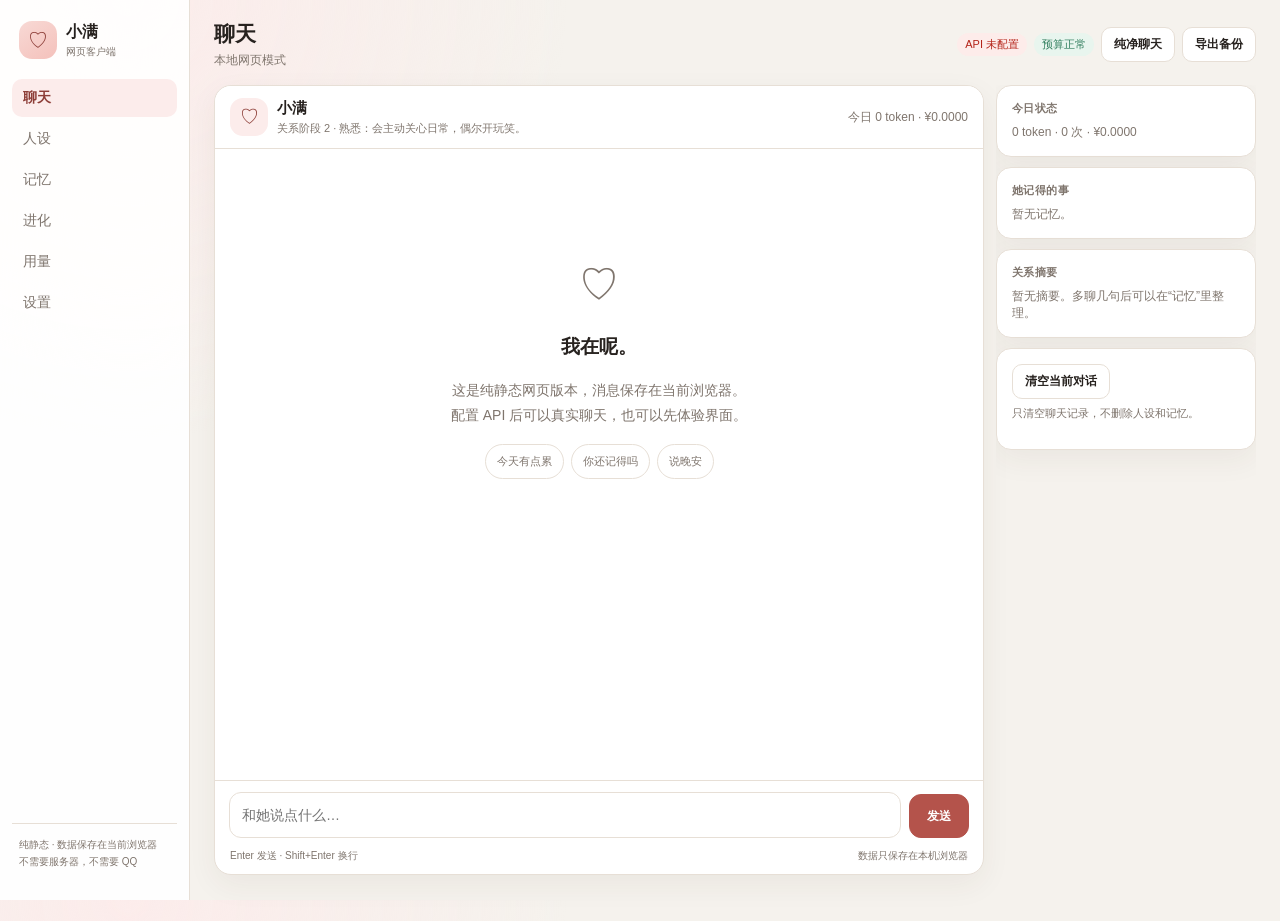
<file: docs/index.html>
<!doctype html>
<html lang="zh-CN">
<head>
<meta charset="utf-8">
<meta name="viewport" content="width=device-width,initial-scale=1">
<title>小满 · 网页版</title>
<link rel="stylesheet" href="./styles.css">
</head>
<body>
<div class="layout">
  <aside class="sidebar">
    <div class="brand"><div class="heart">♡</div><div><b>小满</b><small>网页客户端</small></div></div>
    <nav class="nav" id="nav">
      <button data-tab="chat" class="active">聊天</button>
      <button data-tab="persona">人设</button>
      <button data-tab="memory">记忆</button>
      <button data-tab="evolution">进化</button>
      <button data-tab="usage">用量</button>
      <button data-tab="settings">设置</button>
    </nav>
    <div class="sidefoot">
      纯静态 · 数据保存在当前浏览器<br>
      不需要服务器，不需要 QQ
    </div>
  </aside>

  <main class="main">
    <header class="topbar">
      <div><h1 id="pageTitle">聊天</h1><p id="pageSub">本地网页模式</p></div>
      <div class="topmeta">
        <span class="tag green" id="apiTag">API 未配置</span>
        <span class="tag" id="budgetTag">预算正常</span>
        <a class="btn pure-link" href="./chat.html">纯净聊天</a>
        <a class="btn clean-link" href="./">完整页面</a>
        <button class="btn" onclick="exportData()">导出备份</button>
      </div>
    </header>

    <section class="tab active" id="tab-chat">
      <div class="chatwrap">
        <div class="chatmain">
          <div class="chathead">
            <div class="avatar" id="chatAvatar">♡</div>
            <div><h2 id="chatName">小满</h2><p id="chatStage">关系阶段 --</p></div>
            <div class="spacer"></div>
            <span class="small muted" id="todayUsage">今日 0 token · ¥0.0000</span>
          </div>
          <div class="messages" id="messages"></div>
          <div class="typing" id="typing"><i></i><i></i><i></i><span id="typingText">她正在想…</span></div>
          <div class="composer">
            <textarea id="chatInput" rows="1" maxlength="2000" placeholder="和她说点什么…"></textarea>
            <button class="btn primary send" id="sendBtn" onclick="sendMessage()">发送</button>
          </div>
          <div class="hint"><span>Enter 发送 · Shift+Enter 换行</span><span>数据只保存在本机浏览器</span></div>
        </div>
        <aside class="chatside">
          <div class="card"><h3>今日状态</h3><div id="chatSideUsage" class="small muted">--</div></div>
          <div class="card"><h3>她记得的事</h3><div id="chatMemories" class="small muted">暂无记忆。</div></div>
          <div class="card"><h3>关系摘要</h3><div id="chatSummary" class="small muted">暂无摘要。</div></div>
          <div class="card"><button class="btn" onclick="clearChat()">清空当前对话</button><p class="help">只清空聊天记录，不删除人设和记忆。</p></div>
        </aside>
      </div>
    </section>

    <section class="tab" id="tab-persona">
      <div class="grid two">
        <div class="card">
          <h2>人设编辑 <span class="tag" id="personaVersionTag">v--</span></h2>
          <div class="formgrid">
            <div class="field"><label>名字</label><input id="p_name" type="text" maxlength="24"></div>
            <div class="field"><label>称呼对方</label><input id="p_address" type="text" maxlength="30"></div>
            <div class="field wide"><label>身份设定</label><textarea id="p_identity" rows="3"></textarea></div>
            <div class="field wide"><label>语气</label><textarea id="p_tone" rows="3"></textarea></div>
            <div class="field"><label>性格（每行一条）</label><textarea id="p_personality" rows="4"></textarea></div>
            <div class="field"><label>口头禅（每行一条）</label><textarea id="p_catchphrases" rows="4"></textarea></div>
            <div class="field"><label>边界（每行一条）</label><textarea id="p_boundaries" rows="4"></textarea></div>
            <div class="field"><label>禁忌（每行一条）</label><textarea id="p_taboos" rows="4"></textarea></div>
            <div class="field wide"><label>说话风格样本（每行一条）</label><textarea id="p_style" rows="4"></textarea></div>
            <div class="field wide"><label>关系阶段定义（JSON）</label><textarea id="p_stages" rows="5" spellcheck="false"></textarea></div>
            <div class="field"><label>当前关系阶段</label><select id="p_stage"></select></div>
            <div class="field"><label>安全规则（每行一条）</label><textarea id="p_safety" rows="4"></textarea></div>
            <div class="field wide"><label>修改备注</label><input id="p_reason" type="text" placeholder="例如：语气更自然一点"></div>
          </div>
          <button class="btn primary" onclick="savePersona()">保存并生效</button>
        </div>
        <div class="grid">
          <div class="card"><h2>版本历史</h2><div class="tablewrap"><table><thead><tr><th>版本</th><th>状态</th><th>时间</th><th></th></tr></thead><tbody id="personaVersions"></tbody></table></div></div>
          <div class="card"><h2>当前人设 JSON</h2><pre class="json" id="personaJson"></pre></div>
        </div>
      </div>
    </section>

    <section class="tab" id="tab-memory">
      <div class="grid two">
        <div class="card"><h2>记忆列表</h2><div class="tablewrap"><table><thead><tr><th>类型</th><th>内容</th><th>重要度</th><th></th></tr></thead><tbody id="memoryRows"></tbody></table></div></div>
        <div class="grid">
          <div class="card"><h2>手动添加</h2>
            <div class="field"><label>类型</label><select id="memKind"><option value="preference">偏好</option><option value="event">事件</option><option value="fact">事实</option><option value="relationship">关系</option><option value="boundary">边界</option></select></div>
            <div class="field"><label>内容</label><textarea id="memContent" rows="3" maxlength="500"></textarea></div>
            <div class="field"><label>重要度 1-5</label><input id="memImportance" type="number" min="1" max="5" value="3"></div>
            <button class="btn primary" onclick="addMemory()">添加</button>
          </div>
          <div class="card"><h2>自动整理</h2><p class="small muted">调用一次模型，把最近聊天整理成摘要和长期记忆。</p><button class="btn" onclick="summarizeNow()">立即整理记忆</button><div class="help">会消耗一次模型调用。</div></div>
          <div class="card"><h2>当前摘要</h2><div id="memorySummary" class="small muted">暂无摘要。</div><button class="btn danger small mt" onclick="clearMemories()">清空全部记忆和摘要</button></div>
        </div>
      </div>
    </section>

    <section class="tab" id="tab-evolution">
      <div class="grid two">
        <div class="card"><h2>自动进化</h2>
          <p class="small muted">从最近对话中提炼说话风格，生成候选版本。默认只生成待审核版本，不会直接替换人设。</p>
          <div class="formgrid">
            <div class="field"><label>每多少条用户消息自动复盘</label><input id="evoEvery" type="number" min="0" value="20"><div class="help">0 = 关闭自动复盘</div></div>
            <div class="field"><label>自动通过</label><select id="evoAuto"><option value="false">否，只生成待审核</option><option value="true">是，直接生效</option></select></div>
          </div>
          <button class="btn primary" onclick="runEvolution()">立即复盘一次</button> <button class="btn" onclick="saveEvolutionSettings()">保存进化设置</button>
        </div>
        <div class="card"><h2>待审核版本</h2><div id="pendingVersions" class="small muted">暂无。</div><h2 class="mt">最近差异</h2><pre class="json" id="evolutionDiff">暂无记录。</pre></div>
      </div>
      <div class="card mt"><h2>进化记录</h2><div class="tablewrap"><table><thead><tr><th>时间</th><th>状态</th><th>摘要</th><th>模型</th></tr></thead><tbody id="evolutionRuns"></tbody></table></div></div>
    </section>

    <section class="tab" id="tab-usage">
      <div class="grid cards">
        <div class="card kpi"><div class="label">今日</div><div class="value" id="uToday">¥0.0000</div><div class="sub" id="uTodaySub">0 token</div></div>
        <div class="card kpi"><div class="label">本月</div><div class="value" id="uMonth">¥0.0000</div><div class="sub" id="uMonthSub">0 token</div></div>
        <div class="card kpi"><div class="label">预算模式</div><div class="value" id="uMode">正常</div><div class="sub" id="uBudgetSub">--</div></div>
        <div class="card kpi"><div class="label">请求数</div><div class="value" id="uRequests">0</div><div class="sub">本月</div></div>
      </div>
      <div class="card mt"><h2>预算</h2><div class="bar" id="monthBar"><i style="width:0"></i></div><div class="toolbar mt"><button class="btn" onclick="switchTab('settings')">去设置预算</button><button class="btn danger" onclick="clearUsage()">清空用量记录</button></div></div>
      <div class="card mt"><h2>最近请求</h2><div class="tablewrap"><table><thead><tr><th>时间</th><th>用途</th><th>模型</th><th>Token</th><th>费用</th></tr></thead><tbody id="usageRows"></tbody></table></div></div>
    </section>

    <section class="tab" id="tab-settings">
      <div class="grid two">
        <div class="card"><h2>主模型：DeepSeek</h2>
          <div class="field"><label>API Base</label><input id="s_primary_base" type="text" value="https://api.deepseek.com/v1"></div>
          <div class="field"><label>API Key</label><input id="s_primary_key" type="password" autocomplete="off" placeholder="只保存在本机浏览器"></div>
          <div class="field"><label>模型名</label><input id="s_primary_model" type="text" value="deepseek-chat"></div>
          <div class="formgrid"><div class="field"><label>输入价 ¥/百万 token</label><input id="s_primary_in" type="number" step="0.01" value="2"></div><div class="field"><label>输出价 ¥/百万 token</label><input id="s_primary_out" type="number" step="0.01" value="8"></div></div>
          <div class="notice warn">⚠ 纯静态网页无法隐藏 API Key。Key 会保存在当前浏览器 localStorage，任何能使用这台电脑/浏览器的人都能看到。不要在公共电脑上填写。</div>
        </div>
        <div class="card"><h2>免费兜底</h2>
          <div class="field"><label>API Base</label><input id="s_fallback_base" type="text" value="https://api.siliconflow.cn/v1"></div>
          <div class="field"><label>API Key</label><input id="s_fallback_key" type="password" autocomplete="off" placeholder="硅基流动 Key"></div>
          <div class="field"><label>模型名</label><input id="s_fallback_model" type="text" value="Qwen/Qwen2.5-7B-Instruct"></div>
          <div class="notice info">主模型失败、达到预算告警阈值或关闭付费模型时，会自动尝试免费兜底。若仍未配置，则返回本地保底话术。</div>
        </div>
        <div class="card"><h2>联网查梗 / 热词理解</h2>
          <div class="formgrid">
            <div class="field"><label>搜索模式</label><select id="s_search_mode"><option value="off">关闭</option><option value="auto">自动判断</option><option value="always">每条消息都搜</option></select></div>
            <div class="field"><label>搜索服务</label><select id="s_search_provider"><option value="duckduckgo">DuckDuckGo（免 Key，可能被 CORS 限制）</option><option value="serper">Serper.dev（推荐，需 Key）</option><option value="tavily">Tavily（需 Key）</option></select></div>
            <div class="field wide"><label>搜索 API Key</label><input id="s_search_key" type="password" autocomplete="off" placeholder="Serper/Tavily 的 Key；DuckDuckGo 留空"></div>
            <div class="field wide"><label>自定义热词/梗词典（每行：词=解释）</label><textarea id="s_glossary" rows="4" placeholder="例如：尊嘟假嘟=真的假的；绷不住了=忍不住笑了"></textarea></div>
          </div>
          <div class="toolbar"><button class="btn" onclick="testSearch()">测试搜索</button><span class="small muted" id="searchTestResult">未测试</span></div>
          <p class="small muted">开启后，她会在回复前检索你这句话里的梗/热词/网络用语，再把检索摘要作为理解参考。搜索失败不会影响正常聊天。检索内容会缓存 24 小时，减少调用次数。</p>
          <div class="notice info">Serper 有免费额度，且浏览器 CORS 支持较好；DuckDuckGo 不需要 Key，但国内网络或 CORS 可能失败。</div>
        </div>
        <div class="card"><h2>预算和上下文</h2>
          <div class="formgrid">
            <div class="field"><label>月预算 ¥</label><input id="s_month_cap" type="number" step="0.01" value="20"></div>
            <div class="field"><label>日预算 ¥</label><input id="s_day_cap" type="number" step="0.01" value="2"></div>
            <div class="field"><label>告警阈值</label><input id="s_warn" type="number" step="0.05" value="0.8"></div>
            <div class="field"><label>硬停止</label><select id="s_hard"><option value="true">是</option><option value="false">否</option></select></div>
            <div class="field"><label>上下文消息数</label><input id="s_history" type="number" value="16"></div>
            <div class="field"><label>最大输出 token</label><input id="s_max_tokens" type="number" value="300"></div>
            <div class="field"><label>温度</label><input id="s_temperature" type="number" step="0.05" value="0.85"></div>
            <div class="field"><label>每多少条消息整理记忆</label><input id="s_memory_every" type="number" min="0" value="8"></div>
          </div>
          <button class="btn primary" onclick="saveSettings()">保存设置</button>
        </div>
        <div class="card"><h2>数据</h2>
          <p class="small muted">所有数据默认存在当前浏览器 localStorage。换浏览器、清理缓存会丢失；可开启下面的加密 Gist 同步，或使用导出备份。</p>
          <div class="toolbar"><button class="btn" onclick="exportData()">导出 JSON 备份</button><label class="btn" style="cursor:pointer">导入备份<input id="importFile" type="file" accept="application/json" style="display:none" onchange="importData(event)"></label><button class="btn danger" onclick="resetAll()">清空全部数据</button></div>
          <div class="help">GitHub Pages 只负责提供静态文件；不会保存任何聊天或 API Key。开启 Gist 同步后，数据会加密后保存到你的未列出（secret）Gist。</div>
          <div class="help">若浏览器报 CORS 错误，说明 DeepSeek/SiliconFlow 不允许网页直接跨域调用。你需要在设置里填写一个允许 CORS 的 API 中转地址，或自己部署一个很小的 Cloudflare Worker 代理。</div>
        </div>
        <div class="card" style="grid-column:1/-1">
          <h2>跨设备同步：GitHub Gist 加密备份</h2>
          <p class="small muted">人设、配置、记忆、聊天记录会先用你的同步密码加密，再保存到一个未列出（secret）GitHub Gist。换设备后输入同样的 Token、Gist ID 和密码即可恢复。</p>
          <div class="formgrid">
            <div class="field"><label>GitHub Classic Token（勾选 gist 权限）</label><input id="sync_token" type="password" autocomplete="off" placeholder="ghp_..."></div>
            <div class="field"><label>Gist ID（首次上传留空自动创建）</label><input id="sync_gist" type="text" placeholder="例如 a1b2c3d4..."></div>
            <div class="field"><label>同步密码（用于加密，务必记住）</label><input id="sync_pass" type="password" autocomplete="off" placeholder="至少 8 位"></div>
            <div class="field"><label>自动同步</label><select id="sync_auto"><option value="true">开启（修改后自动上传）</option><option value="false">关闭（手动上传）</option></select></div>
          </div>
          <div class="toolbar">
            <button class="btn primary" onclick="cloudPush(false)">上传 / 创建加密 Gist</button>
            <button class="btn" onclick="cloudPull()">从 Gist 恢复</button>
            <button class="btn" onclick="saveSyncSettings()">保存同步设置</button>
            <button class="btn" onclick="copySyncGistId()">复制 Gist ID</button>
            <button class="btn danger" onclick="clearSyncSettings()">清除同步设置</button>
          </div>
          <div class="help" id="syncStatus">未配置同步。</div>
          <div class="notice warn">Token 和同步密码只保存在当前浏览器；Gist 内容为 AES-GCM 加密。忘记同步密码将无法恢复。Classic Token 只需 gist 权限，不要给 repo 权限。</div>
        </div>
      </div>
    </section>
  </main>
</div>
<div class="toast" id="toast"></div>
<script src="./app.js"></script>
</body>
</html>
</file>
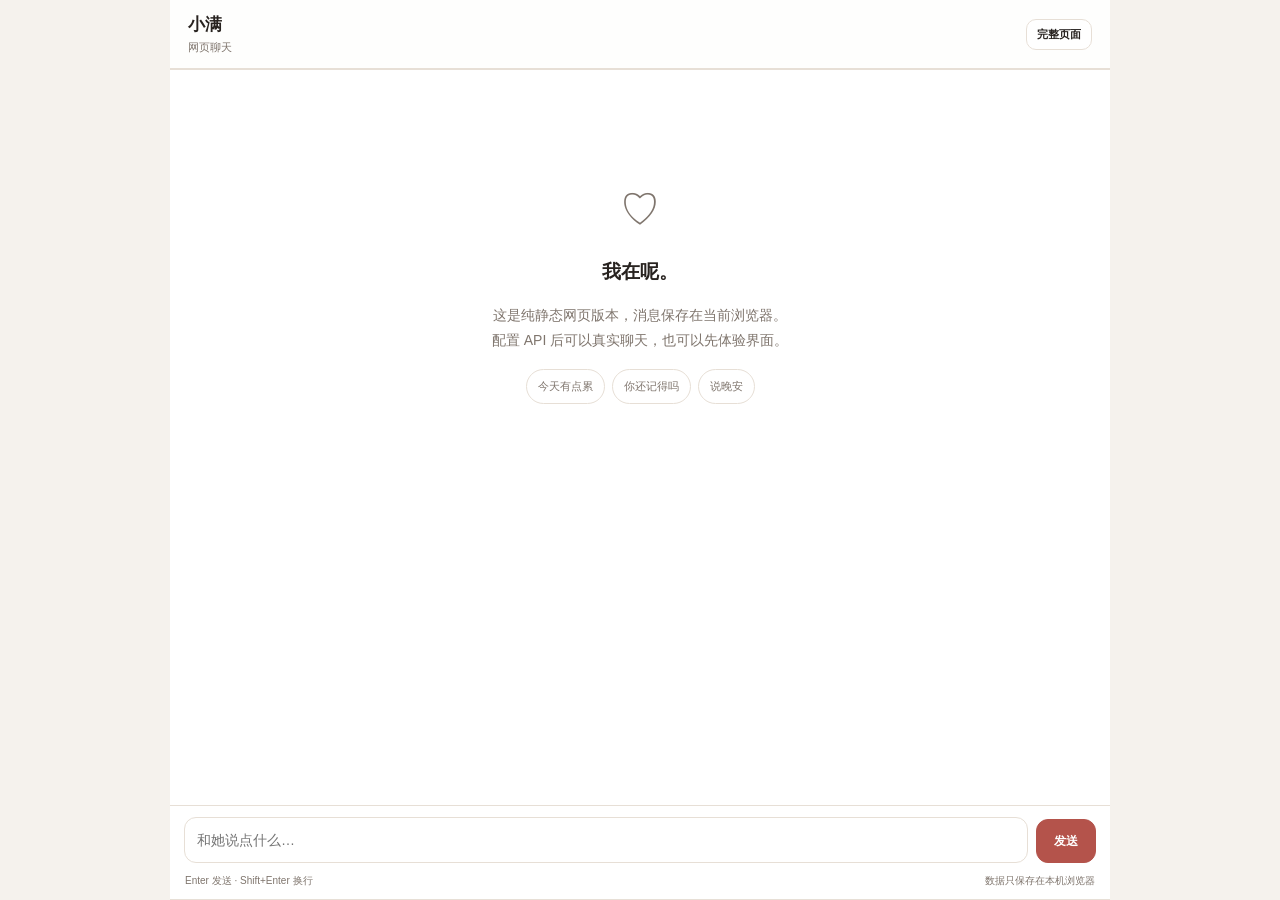
<file: docs/chat.html>
<!doctype html>
<html lang="zh-CN">
<head>
<meta charset="utf-8">
<meta name="viewport" content="width=device-width,initial-scale=1">
<title>小满 · 纯净聊天</title>
<meta http-equiv="refresh" content="0;url=./index.html?clean=1">
<script>location.replace("./index.html?clean=1");</script>
</head>
<body style="font-family:-apple-system,BlinkMacSystemFont,'Segoe UI','Microsoft YaHei',sans-serif;padding:24px">
<p>正在进入纯净聊天页面……</p>
<p><a href="./index.html?clean=1">点这里进入</a></p>
</body>
</html>
</file>
<file: docs/styles.css>
:root{color-scheme:light;--bg:#f5f2ed;--card:#fff;--ink:#27221f;--muted:#7f756d;--line:#e7dfd6;--accent:#b4534b;--accent2:#8d3e38;--soft:#fceceb;--green:#2f7d5c;--amber:#a76612;--red:#b42318;--blue:#3b6ea8;--shadow:0 10px 30px rgba(70,45,30,.06)}
*{box-sizing:border-box}html,body{height:100%}body{margin:0;background:radial-gradient(circle at 10% 0%,#fceceb,transparent 30%),var(--bg);color:var(--ink);font-family:-apple-system,BlinkMacSystemFont,"Segoe UI","Microsoft YaHei",sans-serif;font-size:14px}
button,input,select,textarea{font:inherit;color:inherit}.layout{display:flex;min-height:100vh;min-height:100dvh}.sidebar{width:190px;flex:0 0 190px;background:rgba(255,255,255,.9);border-right:1px solid var(--line);padding:18px 12px;display:flex;flex-direction:column;position:sticky;top:0;height:100vh;height:100dvh}
.brand{display:flex;align-items:center;gap:9px;padding:3px 7px 20px}.heart{width:38px;height:38px;border-radius:13px;background:linear-gradient(145deg,#f8d9d5,#f4c1bb);display:grid;place-items:center;font-size:20px;color:var(--accent2)}.brand b{font-size:16px}.brand small{display:block;color:var(--muted);font-size:10px;margin-top:2px}
.nav{display:flex;flex-direction:column;gap:3px}.nav button{border:0;background:transparent;text-align:left;padding:10px 11px;border-radius:10px;color:var(--muted);cursor:pointer}.nav button:hover{background:#faf7f3;color:var(--ink)}.nav button.active{background:var(--soft);color:var(--accent2);font-weight:650}
.sidefoot{margin-top:auto;border-top:1px solid var(--line);padding:12px 7px;color:var(--muted);font-size:10px;line-height:1.7}
.main{flex:1;min-width:0;padding:20px 24px 46px}.topbar{display:flex;align-items:center;justify-content:space-between;gap:14px;margin-bottom:16px}.topbar h1{font-size:21px;margin:0}.topbar p{margin:4px 0 0;color:var(--muted);font-size:12px}.topmeta{display:flex;gap:7px;align-items:center;flex-wrap:wrap;justify-content:flex-end}
.btn{border:1px solid var(--line);background:#fff;border-radius:10px;padding:8px 12px;cursor:pointer;font-weight:600;font-size:12px;text-decoration:none;color:var(--ink);white-space:nowrap}.btn:hover{border-color:#cfc2b7}.btn.primary{background:var(--accent);border-color:var(--accent);color:#fff}.btn.primary:hover{background:var(--accent2)}.btn.danger{color:var(--red)}.btn.small{padding:5px 8px;font-size:11px}.btn:disabled{opacity:.55;cursor:wait}
.tag{display:inline-block;padding:4px 8px;border-radius:99px;background:#f2ede7;color:var(--muted);font-size:11px;white-space:nowrap}.tag.green{background:#e8f5ee;color:var(--green)}.tag.amber{background:#fbf1dd;color:var(--amber)}.tag.red{background:#fdecea;color:var(--red)}.tag.blue{background:#eaf1f9;color:var(--blue)}
.tab{display:none}.tab.active{display:block}.grid{display:grid;gap:12px}.grid.two{grid-template-columns:1fr 1fr}.grid.cards{grid-template-columns:repeat(4,1fr)}.card{background:var(--card);border:1px solid var(--line);border-radius:15px;padding:15px;box-shadow:var(--shadow);min-width:0}.card h2{font-size:14px;margin:0 0 11px}.card h3{font-size:11px;color:var(--muted);margin:0 0 8px;letter-spacing:.04em;text-transform:uppercase}
.kpi .label{font-size:11px;color:var(--muted)}.kpi .value{font-size:23px;font-weight:750;margin-top:7px;letter-spacing:-.4px}.kpi .sub{font-size:11px;color:var(--muted);margin-top:4px}
.muted{color:var(--muted)}.small{font-size:12px}.help{font-size:11px;color:var(--muted);line-height:1.6;margin-top:6px}.mt{margin-top:12px}.spacer{flex:1}.nowrap{white-space:nowrap}.right{text-align:right}
.formgrid{display:grid;grid-template-columns:1fr 1fr;gap:11px}.formgrid .wide{grid-column:1/-1}.field{margin-bottom:10px}.field label{display:block;font-size:11px;color:var(--muted);margin-bottom:5px}.field .help{margin-top:4px}
input[type=text],input[type=password],input[type=number],select,textarea{width:100%;border:1px solid var(--line);border-radius:9px;padding:9px 10px;background:#fff;outline:none}input:focus,select:focus,textarea:focus{border-color:var(--accent);box-shadow:0 0 0 3px var(--soft)}textarea{resize:vertical;line-height:1.6}
.notice{border:1px solid #d8e4f2;background:#f3f8ff;color:#315477;border-radius:10px;padding:10px 11px;font-size:12px;line-height:1.6;margin-top:8px}.notice.warn{border-color:#f0d7a8;background:#fff9ed;color:#77500c}
pre.json{background:#faf7f3;border:1px solid var(--line);border-radius:9px;padding:10px;font-size:11px;overflow:auto;max-height:260px;white-space:pre-wrap;word-break:break-word}
table{width:100%;border-collapse:collapse;table-layout:fixed}th,td{text-align:left;padding:8px 7px;border-bottom:1px solid #f0ebe5;vertical-align:top;font-size:12px}th{font-size:10px;color:var(--muted);letter-spacing:.03em;text-transform:uppercase;white-space:nowrap}tr:last-child td{border:0}.tablewrap{overflow:auto}.empty{text-align:center;color:var(--muted);padding:22px 8px}
.toolbar{display:flex;gap:7px;align-items:center;flex-wrap:wrap}.bar{height:9px;background:#f0ebe5;border-radius:99px;overflow:hidden}.bar>i{display:block;height:100%;background:linear-gradient(90deg,#d7837d,var(--accent));border-radius:99px}
.chatwrap{display:grid;grid-template-columns:minmax(0,1fr) 260px;gap:12px;min-width:0;width:100%;height:calc(100vh - 110px);height:calc(100dvh - 110px);min-height:520px}.chatmain{display:flex;flex-direction:column;min-height:0;min-width:0;width:100%;background:#fff;border:1px solid var(--line);border-radius:17px;overflow:hidden;box-shadow:var(--shadow)}
.chathead{display:flex;align-items:center;gap:9px;padding:12px 15px;border-bottom:1px solid var(--line);background:rgba(255,255,255,.9)}.chathead h2{font-size:15px;margin:0}.chathead p{font-size:11px;color:var(--muted);margin:3px 0 0}.avatar{width:38px;height:38px;border-radius:13px;background:var(--soft);display:grid;place-items:center;font-size:19px;color:var(--accent2)}
.messages{flex:1;overflow-y:auto;padding:18px 16px;scroll-behavior:smooth}.msg{display:flex;gap:8px;margin-bottom:16px;align-items:flex-end}.msg.me{flex-direction:row-reverse}.mini{width:27px;height:27px;border-radius:9px;background:var(--soft);display:grid;place-items:center;font-size:13px;color:var(--accent2);flex:0 0 27px}.msgbody{display:flex;flex-direction:column;max-width:min(82%,680px);min-width:0}.msg.me .msgbody{align-items:flex-end}.bubble{width:fit-content;max-width:100%;padding:10px 13px;border-radius:15px;background:#fff;border:1px solid var(--line);line-height:1.7;white-space:pre-wrap;overflow-wrap:anywhere;word-break:normal;line-break:auto;font-size:14px}.msg.me .bubble{background:var(--accent);border-color:var(--accent);color:#fff;border-bottom-right-radius:5px}.msg.ai .bubble{border-bottom-left-radius:5px}.meta{font-size:10px;color:var(--muted);margin-top:5px;padding:0 3px;white-space:normal}.msg.me .meta{text-align:right}
.emptyChat{max-width:420px;margin:9vh auto 0;text-align:center;color:var(--muted);line-height:1.8}.emptyChat .big{font-size:40px;margin-bottom:10px}.emptyChat h2{font-size:19px;color:var(--ink);margin:0 0 6px}.chips{display:flex;gap:7px;justify-content:center;flex-wrap:wrap;margin-top:15px}.chip{border:1px solid var(--line);background:#fff;border-radius:99px;padding:7px 11px;font-size:11px;cursor:pointer;color:var(--muted)}.chip:hover{color:var(--accent);border-color:#e0bcb7}
.typing{display:none;align-items:center;gap:6px;padding:0 16px 10px;color:var(--muted);font-size:11px}.typing.show{display:flex}.typing i{width:5px;height:5px;border-radius:50%;background:#c7aaa5;animation:bounce 1s infinite}.typing i:nth-child(2){animation-delay:.15s}.typing i:nth-child(3){animation-delay:.3s}@keyframes bounce{0%,80%,100%{transform:translateY(0);opacity:.35}40%{transform:translateY(-4px);opacity:1}}
.composer{display:flex;gap:8px;align-items:flex-end;padding:11px 14px;border-top:1px solid var(--line);min-width:0}.inputrow{display:flex;gap:8px;align-items:flex-end;width:100%;min-width:0}.composer textarea{flex:1 1 0;min-width:0;width:auto;resize:none;min-height:44px;max-height:150px;border-radius:12px;padding:11px 12px}.send{height:44px;padding:0 17px;border-radius:12px}.hint{display:flex;min-width:0;justify-content:space-between;gap:8px;padding:0 15px 11px;color:var(--muted);font-size:10px}
.chatside{overflow-y:auto}.chatside .card{margin-bottom:10px}
.toast{position:fixed;right:18px;bottom:18px;background:#2b2723;color:#fff;padding:10px 13px;border-radius:11px;font-size:12px;opacity:0;transform:translateY(8px);transition:.2s;pointer-events:none;z-index:20;max-width:340px}.toast.show{opacity:1;transform:none}.toast.err{background:#8f261d}

@media(max-width:1000px){.grid.two{grid-template-columns:1fr}.grid.cards{grid-template-columns:repeat(2,1fr)}.chatwrap{grid-template-columns:1fr}.chatside{display:none}}
@media(max-width:720px){.layout{display:block}.sidebar{position:static;width:auto;height:auto;border-right:0;border-bottom:1px solid var(--line);padding:10px 12px}.brand{padding:2px 3px 9px}.nav{flex-direction:row;overflow:auto}.nav button{white-space:nowrap;padding:8px 10px}.sidefoot{display:none}.main{padding:14px}.topbar h1{font-size:18px}.topmeta .btn{display:none}.formgrid{grid-template-columns:1fr}.grid.cards{grid-template-columns:1fr}.chatwrap{height:calc(100vh - 170px);min-height:480px}}


/* 纯净聊天模式：index.html?clean=1 */
.clean-link{display:none}
body.clean-mode .pure-link{display:none}
body.clean-mode{overflow:hidden;background:var(--bg)}
body.clean-mode .sidebar{display:none}
body.clean-mode .main{width:100%;max-width:940px;margin:0 auto;height:100vh;height:100dvh;padding:0;display:flex;flex-direction:column}
body.clean-mode .topbar{margin:0;padding:13px 18px;border-bottom:1px solid var(--line);background:rgba(255,255,255,.88);backdrop-filter:blur(12px);flex:0 0 auto}
body.clean-mode .topbar h1{font-size:17px}
body.clean-mode .topbar p{font-size:11px}
body.clean-mode .topmeta .tag{display:none}
body.clean-mode .topmeta button{display:none}
body.clean-mode .topmeta .btn:not(.clean-link){display:none}
body.clean-mode .clean-link{display:inline-flex;align-items:center;padding:7px 10px;font-size:11px}
body.clean-mode .tab{display:none!important}
body.clean-mode #tab-chat{display:flex!important;flex:1;flex-direction:column;min-height:0;min-width:0;width:100%}
body.clean-mode .chatwrap{height:100%;min-height:0;grid-template-columns:1fr;gap:0}
body.clean-mode .chatmain{border-radius:0;border-left:0;border-right:0;box-shadow:none}
body.clean-mode .chathead{display:none}
body.clean-mode .chatside{display:none}
body.clean-mode .messages{padding-top:22px}

@media(max-width:1000px){
  .chatwrap{height:auto;min-height:0}
  .chatpane{min-height:calc(100vh - 110px);min-height:calc(100dvh - 110px)}
  .composer{padding-bottom:max(11px,env(safe-area-inset-bottom))}
}
@media(max-width:720px){
  html,body{overflow-x:hidden}
  .main{padding:12px 10px 18px}
  .topbar{margin-bottom:10px;align-items:flex-start}
  .topbar h1{font-size:18px}
  .topmeta{gap:5px}
  .chatwrap{height:calc(100vh - 145px);height:calc(100dvh - 145px);min-height:360px}
  .chatpane{min-height:0}
  .messages{padding:12px 10px}
  .msg{gap:6px;margin-bottom:13px}
  .msgbody{max-width:87%}
  .mini{width:25px;height:25px;flex-basis:25px;border-radius:8px}
  .bubble{font-size:14px;line-height:1.65;padding:9px 12px}
  .composer{gap:6px;padding:9px 9px max(9px,env(safe-area-inset-bottom))}
  .composer textarea{font-size:16px;min-height:42px}
  .send{height:42px;padding:0 13px}
  input[type=text],input[type=password],input[type=number],select,textarea{font-size:16px}
  .hint{padding:0 10px 8px}
  body.clean-mode .main{height:100vh;height:100dvh}
  body.clean-mode .topbar{padding:10px 12px}
  body.clean-mode .topmeta .clean-link{display:inline-flex}
  body.clean-mode .chatwrap{height:100%;min-height:0}
}
</file>
